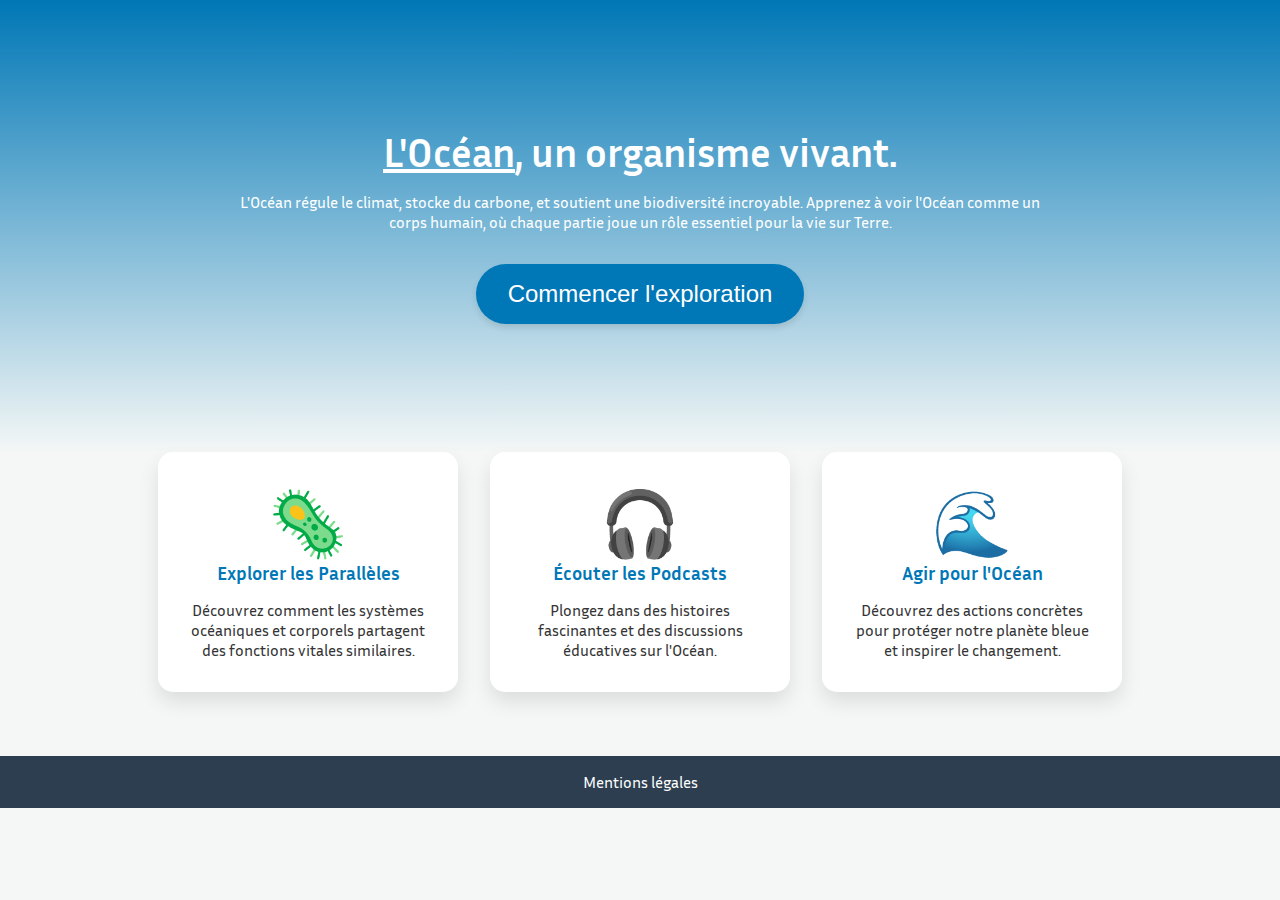
<file: SITE/index.html>
<!DOCTYPE html>
<html lang="fr">
    <head>
        <!-- Méta-informations -->
        <meta charset="UTF-8">
        <meta name="viewport" content="width=device-width, initial-scale=1.0" />
        <title>
            Nuit de l'Info - Accueil
        </title>
        <link href='https://fonts.googleapis.com/css?family=Inria Sans' rel='stylesheet' />
        <link rel="stylesheet" href="./assets/css/style.css" />
        <link rel="icon" href="./assets/img/logo_iut.png" type="image/png" />
    </head>

    <!-- Corps -->
    <body>
        <section class="web-content"> 
            <h2><u>L'Océan</u>, un organisme vivant.</h2>
            <p>
                L'Océan régule le climat, stocke du carbone, et soutient une biodiversité incroyable. Apprenez à voir l'Océan comme un corps humain, 
                où chaque partie joue un rôle essentiel pour la vie sur Terre.
            </p>
            <button onclick="window.location.href='paralleles.html'">Commencer l'exploration</button>
        </section>

        <section class="web-features">
            <div class="card">
                <a href="paralleles.html">
                    <p class="emoji">🦠</p>
                    <h3>Explorer les Parallèles</h3>
                </a>
                <p>Découvrez comment les systèmes océaniques et corporels partagent des fonctions vitales similaires.</p>
            </div>
            <div class="card">
                <a href="podcasts.html">
                    <p class="emoji">🎧</p>
                    <h3>Écouter les Podcasts</h3>
                </a>
                <p>Plongez dans des histoires fascinantes et des discussions éducatives sur l'Océan.</p>
            </div>
            <div class="card">
                <a href="agir.html">
                    <p class="emoji">🌊</p>
                    <h3>Agir pour l'Océan</h3>
                </a>
                <p>Découvrez des actions concrètes pour protéger notre planète bleue et inspirer le changement.</p>
            </div>
        </section>  
    </body>

    <!-- Bas de page -->
    <footer>
        <a href="https://www.raceforwater.org/fr/mentions-legales/">Mentions légales</a>
    </footer>

    <script src="./assets/script/script.js"></script>
</html>
</file>
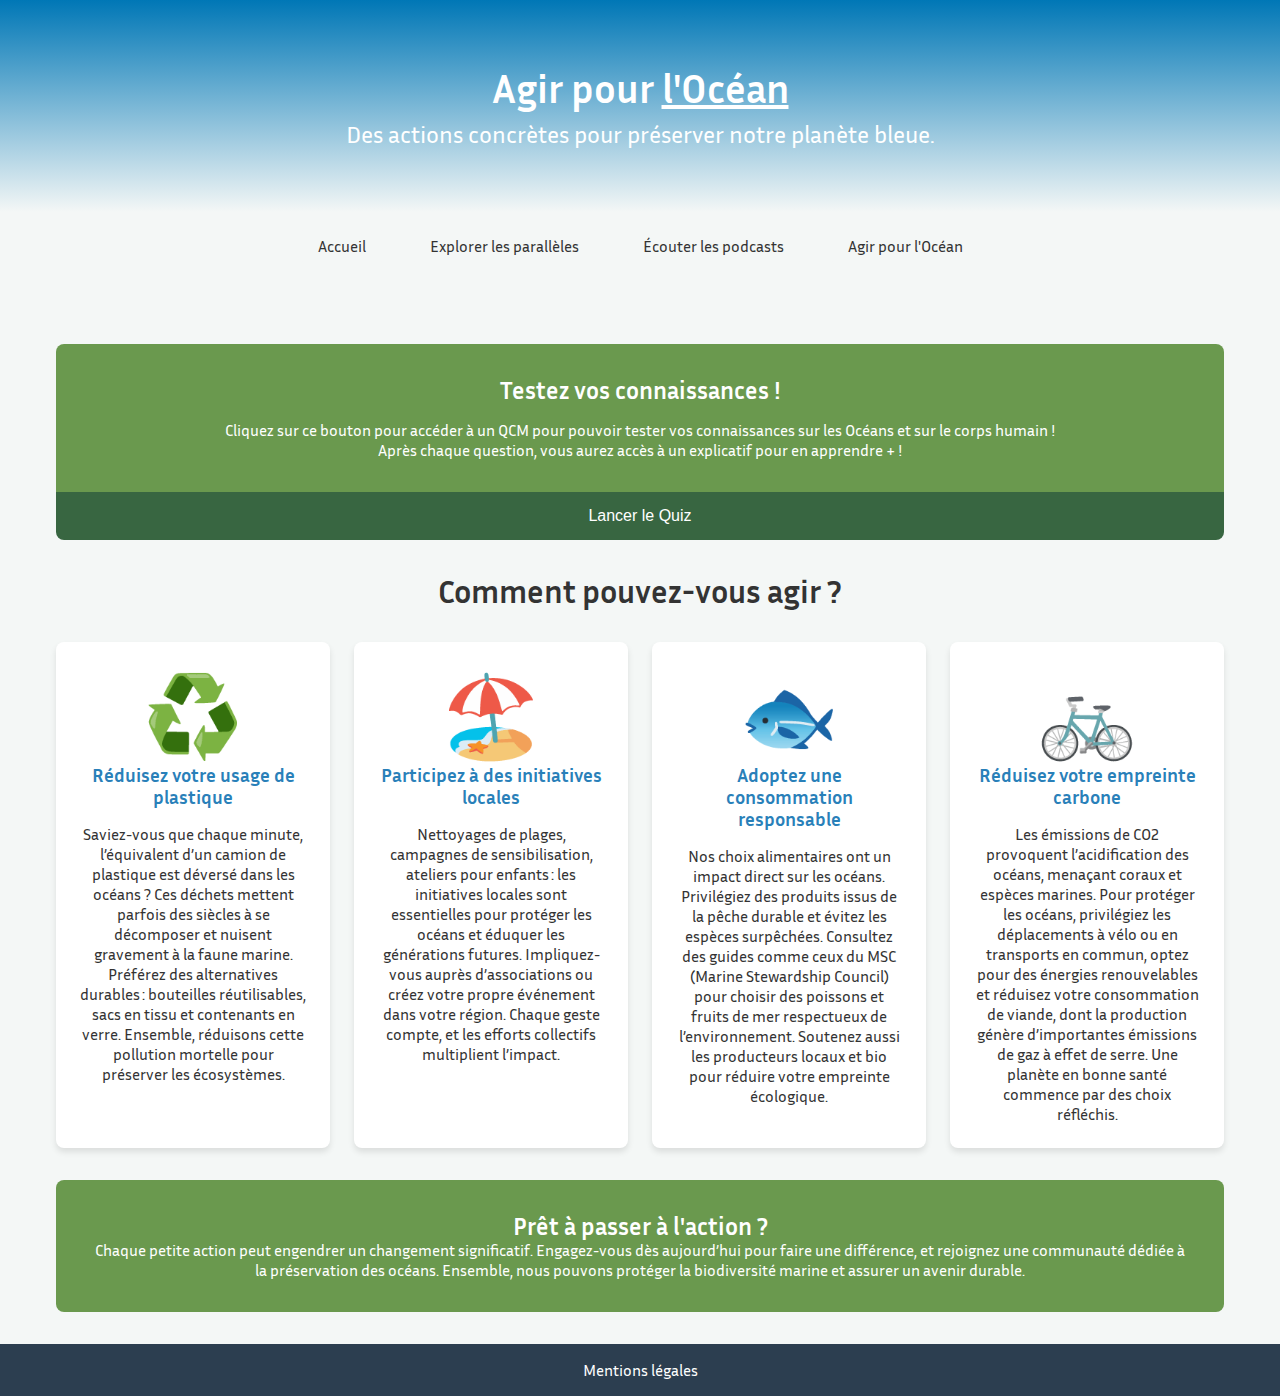
<file: SITE/agir.html>
<!DOCTYPE html>
<html lang="fr">
    <head>
        <!-- Méta-informations -->
        <meta charset="UTF-8">
        <meta name="viewport" content="width=device-width, initial-scale=1.0" />
        <title>
            Nuit de l'Info - Agir
        </title>
        <link href='https://fonts.googleapis.com/css?family=Inria Sans' rel='stylesheet'>
        <link rel="stylesheet" href="./assets/css/agir.css">
        <link rel="icon" href="./assets/img/logo_iut.png" type="image/png">
    </head>

    <!-- En-tête -->
    <header>
        <h1>Agir pour <u>l'Océan</u></h1>
        <p>Des actions concrètes pour préserver notre planète bleue.</p>
    </header>

    <!-- Corps -->
    <body>

        <!-- Navigation -->
        <nav>
            <a class="menu" href="index.html">Accueil</a>
            <a class="menu" href="paralleles.html">Explorer les parallèles</a>
            <a class="menu" href="podcasts.html">Écouter les podcasts</a>
            <a class="menu" href="agir.html">Agir pour l'Océan</a>
        </nav>

        <main>
            <!-- Tester vos connaissances -->
            <div class="web-content">
                <h2>Testez vos connaissances !</h2>
                <p>
                    Cliquez sur ce bouton pour accéder à un QCM pour pouvoir tester vos connaissances sur les Océans et sur le corps humain !</br>
                    Après chaque question, vous aurez accès à un explicatif pour en apprendre + !
                </p>
            </div>

            <!-- Quiz -->
            <button class="quiz-button" id="openModal">Lancer le Quiz</button>

            <div id="quizModal" class="modal">
                <div class="modal-content">
                    <span class="close" id="closeModal">&times;</span>

                    <h2>Quiz : Testez vos connaissances</h2>
                    <div class="quiz-question" id="quizQuestion">
                        Quelle est la couleur de l'Océan profond ?
                    </div>
                    <div class="quiz-options">
                        <button onclick="answerQuiz('A')">A. Bleu Clair</button>
                        <button onclick="answerQuiz('B')">B. Bleu Foncé</button>
                        <button onclick="answerQuiz('C')">C. Vert</button>
                        <button onclick="answerQuiz('D')">D. Transparent</button>
                    </div>
                    <div class="quiz-options"></div>
                    <button id="nextButton">Question Suivante →</button>
                    <div id="frustratingContainer" style="display: none; margin-top: 20px;">
                        <input type="text" id="frustratingInput" placeholder="Commencez à taper ici...">
                        <p>Essayez d'écrire quelque chose, mais attention : ça s'inverse !</p>
                    </div> 
                </div>
            </div>

            <!-- Agir -->
            <h2 class="section-title">Comment pouvez-vous agir ?</h2>

            <!-- Cartes-->
            <div class="web-container">

                <div class="card">
                    <p class="emoji">♻️</p>
                    <h3>Réduisez votre usage de plastique</h3>
                    <p>
                        Saviez-vous que chaque minute, l’équivalent d’un camion de plastique est déversé dans les océans ? Ces déchets
                        mettent parfois des siècles à se décomposer et nuisent gravement à la faune marine. Préférez des alternatives
                        durables : bouteilles réutilisables, sacs en tissu et contenants en verre. Ensemble, réduisons cette pollution
                        mortelle pour préserver les écosystèmes.
                    </p>
                </div>

                <div class="card">
                    <p class="emoji">🏖️</p>
                    <h3>Participez à des initiatives locales</h3>
                    <p>
                        Nettoyages de plages, campagnes de sensibilisation, ateliers pour enfants : les initiatives locales sont
                        essentielles pour protéger les océans et éduquer les générations futures. Impliquez-vous auprès d’associations
                        ou créez votre propre événement dans votre région. Chaque geste compte, et les efforts collectifs multiplient
                        l’impact.
                    </p>
                </div>

                <div class="card">
                    <p class="emoji">🐟</p>
                    <h3>Adoptez une consommation responsable</h3>
                    <p>
                        Nos choix alimentaires ont un impact direct sur les océans. Privilégiez des produits issus de la pêche durable
                        et évitez les espèces surpêchées. Consultez des guides comme ceux du MSC (Marine Stewardship Council) pour
                        choisir des poissons et fruits de mer respectueux de l’environnement. Soutenez aussi les producteurs locaux
                        et bio pour réduire votre empreinte écologique.
                    </p>
                </div>

                <div class="card">
                    <p class="emoji">🚲</p>
                    <h3>Réduisez votre empreinte carbone</h3>
                    <p>
                        Les émissions de CO2 provoquent l’acidification des océans, menaçant coraux et espèces marines. Pour protéger
                        les océans, privilégiez les déplacements à vélo ou en transports en commun, optez pour des énergies
                        renouvelables et réduisez votre consommation de viande, dont la production génère d’importantes émissions de
                        gaz à effet de serre. Une planète en bonne santé commence par des choix réfléchis.
                    </p>
                </div>
            </div>

            <div class="web-content-bis">
                <h2>Prêt à passer à l'action ?</h2>
                <p>
                    Chaque petite action peut engendrer un changement significatif. Engagez-vous dès aujourd’hui pour faire une
                    différence, et rejoignez une communauté dédiée à la préservation des océans. Ensemble, nous pouvons protéger la
                    biodiversité marine et assurer un avenir durable.
                </p>
            </div>
        </main>

        <!-- JavaScript -->
        <script src="./assets/script/qcm.js"></script>
    </body>

    <!-- Bas de page -->
    <footer>
        <a href="https://www.raceforwater.org/fr/mentions-legales/">Mentions légales</a>
    </footer>
</html>
</file>
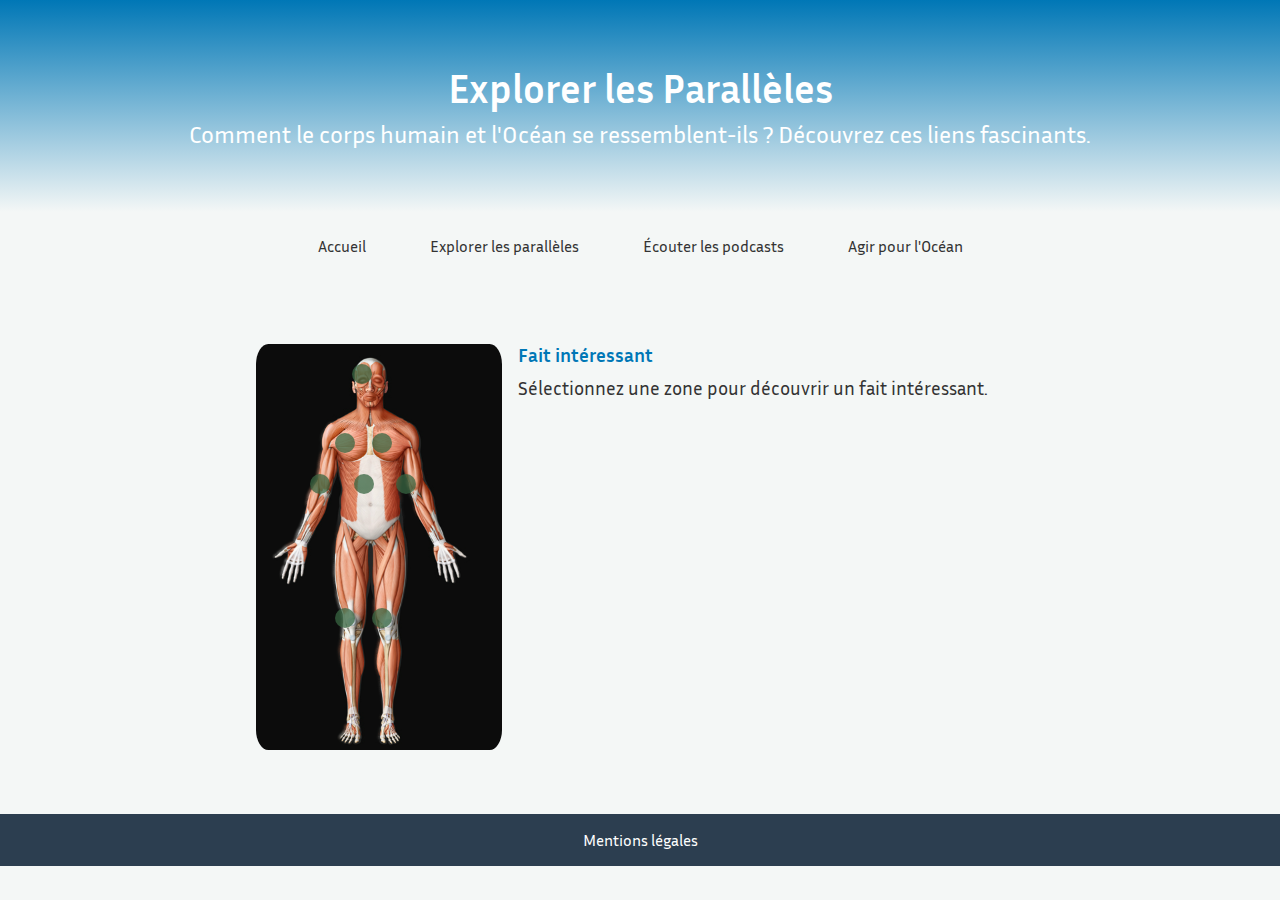
<file: SITE/paralleles.html>
<!DOCTYPE html>
<html lang="fr">
    <head>
        <meta charset="UTF-8">
        <meta name="viewport" content="width=device-width, initial-scale=1.0">
        <title>
            Nuit de L'Info - Parallèles
        </title>
        <link href='https://fonts.googleapis.com/css?family=Inria Sans' rel='stylesheet'>
        <link rel="stylesheet" href="./assets/css/corps.css">
        <link rel="icon" href="./assets/img/logo_iut.png" type="image/png">
    </head>

    <!-- En-tête -->
    <header>
        <h1>Explorer les Parallèles</h1>
        <p>Comment le corps humain et l'Océan se ressemblent-ils ? Découvrez ces liens fascinants.</p>
    </header>

    <!-- Corps -->
    <body>
        <!-- Navigation -->
        <nav>
            <a class="menu" href="index.html">Accueil</a>
            <a class="menu" href="paralleles.html">Explorer les parallèles</a>
            <a class="menu" href="podcasts.html">Écouter les podcasts</a>
            <a class="menu" href="agir.html">Agir pour l'Océan</a>
        </nav>

        <main>
            <section id="coeur" class="detail">
                <h2 class="title">Cœur - Système Circulatoire</h2>
                <p>
                    Le cœur, dans le corps humain, pompe le sang à travers un réseau complexe d'artères et de veines pour alimenter tous les organes en oxygène et nutriments. De la même manière, l'Océan possède une circulation thermohaline, un système de courants marins qui transporte la chaleur et les nutriments à travers la planète.
                </p>
                <div class="interactive-zone">
                    <h3>Fait intéressant :</h3>
                    <p>La circulation thermohaline est parfois appelée le "tapis roulant mondial" car elle relie tous les océans du monde.</p>
                </div>
            </section>

            <section id="poumons" class="detail">
                <h2 class="title">Poumons - Échanges Gazeux</h2>
                <p>
                    Les poumons permettent au corps humain d'échanger de l'oxygène et du dioxyde de carbone avec l'air ambiant. Dans l'océan, les plantes microscopiques, comme le phytoplancton, capturent le CO2 et produisent jusqu'à 50% de l'oxygène que nous respirons.
                </p>
                
            </section>

            <section id="peau" class="detail">
                <h2 class="title">Peau - Régulation Thermique</h2>
                <p>
                    La peau humaine agit comme une barrière et aide à maintenir une température corporelle stable. L'Océan, de son côté, absorbe une grande quantité de chaleur solaire et la redistribue via les courants marins, régulant ainsi le climat terrestre.
                </p>
                <div class="interactive-zone">
                    <h3>Le saviez-vous ?</h3>
                    <p>L’Océan a absorbé plus de 90% de la chaleur excédentaire produite par le changement climatique.</p>
                </div>
            </section>

            <section id="plancton" class="detail">
                <h2 class="title">Plancton - Cellules Vitales</h2>
                <p>
                    Les cellules dans le corps humain forment les éléments de base de la vie. Dans l'Océan, le plancton joue un rôle similaire en étant à la base de la chaîne alimentaire et en fournissant de l'oxygène par photosynthèse.
                </p>
                <div class="interactive-zone">
                    <h3>Observation :</h3>
                    <p>Regardez un plancton sous un microscope lors de votre prochaine visite dans un musée marin. Ils sont minuscules mais essentiels à la vie !</p>
                </div>
            </section>

            <div class="container">
                <img src="./assets/img/Corpshumain.png" alt="Corps humain" class="body-image">
                
                <!-- Zones interactives -->
                <div class="zone" style="top: 5%; left: 39%;" data-info="Tête" data-description=" Le cerveau humain, centre de commande, peut être comparé à la circulation thermohaline globale, connue sous le nom de ruban transporteur, qui orchestre les mouvements des océans et influence le climat planétaire.
                Les connexions synaptiques rappellent les liens entre différents écosystèmes marins, interconnectés malgré leurs distances géographiques (migrations animales, flux de nutriments).">
                </div>
                <div class="zone" style="top: 32%; left: 57%;" data-info="Bras droit" data-description=" La peau humaine protège des agressions extérieures (bactéries, rayons UV) et régule la température. La surface de l’océan joue un rôle similaire en protégeant la vie marine des rayons solaires directs grâce à la réflexion et en échangeant chaleur et gaz avec l’atmosphère.
                Les pores de la peau, permettant la transpiration, sont comme les cheminées hydrothermales des fonds océaniques, libérant chaleur et gaz des entrailles terrestres vers l’environnement marin.">
                </div>
                <div class="zone" style="top: 32%; left: 22%;" data-info="Bras gauche" data-description="Le squelette humain, supportant le corps, est comparable aux fonds marins, qui forment la base de l’écosystème océanique. Les montagnes sous-marines et les dorsales océaniques structurent les courants, tout comme les os influencent les mouvements musculaires.
                La moelle osseuse, où se forme le sang, peut être associée aux zones de remontée des eaux profondes (upwelling), riches en nutriments, qui nourrissent les écosystèmes de surface.">
                </div>
                <div class="zone" style="top: 65%; left: 47%;" data-info="Jambe droite" data-description=" Le sang humain, avec ses électrolytes (sodium, potassium, calcium), partage une composition chimique similaire à celle de l’eau de mer, témoignant de notre origine commune avec la vie marine.
                Les globules rouges qui transportent l’oxygène peuvent être comparés aux organismes planctoniques, qui libèrent de l’oxygène dans l’eau.">
                </div>
                <div class="zone" style="top: 65%; left: 32%;" data-info="Jambe gauche" data-description=" Le système nerveux humain, réseau complexe de neurones transmettant des impulsions électriques, peut être comparé aux ondes sismiques sous-marines ou aux ondes de Kelvin et de Rossby, qui transmettent des informations à travers les océans pour influencer les courants, les marées et les climats.
                Les neurotransmetteurs qui facilitent les connexions pourraient être vus comme les changements de densité d’eau (température/salinité), qui déclenchent des réactions dans le système océanique.">
                </div>
                <div class="zone" style="top: 32%; left: 40%;" data-info="Torse" data-description=" Le système digestif humain transforme les aliments en nutriments utilisables et élimine les déchets. Dans l’océan, les cycles trophiques (producteurs primaires, consommateurs, décomposeurs) remplissent une fonction similaire, transformant la matière organique en énergie pour les différentes couches de la chaîne alimentaire.
                Le foie humain, qui détoxifie le corps, pourrait être comparé aux mangroves et zones humides, qui filtrent les sédiments et polluants de l’eau, assurant un nettoyage de l’écosystème marin.">
                </div>
                <div class="zone" style="top: 22%; left: 47%;" data-info="Cœur" data-description=" Le cœur humain pompe le sang pour assurer la circulation de l’oxygène et des nutriments à travers le corps, tout comme la pompe thermohaline contrôle les courants marins, répartissant la chaleur, le sel et les nutriments dans l’océan.
                Les artères et veines pourraient être comparées aux grands courants océaniques (Gulf Stream, Kuroshio), des voies principales pour le transport des ressources essentielles.
                Les capillaires, plus petits et plus localisés, ressemblent aux circulations locales comme les courants côtiers qui influencent les écosystèmes à petite échelle.">
                </div>
                <div class="zone" style ="top: 22%; left: 32%;" data-info="Poumon" data-description=" Les poumons humains échangent de l’oxygène et du dioxyde de carbone grâce aux alvéoles pulmonaires. De manière analogue, les océans jouent un rôle crucial dans le cycle du carbone en absorbant environ 30% des émissions humaines de CO₂ et en libérant de l’oxygène via le phytoplancton.
                Les alvéoles pulmonaires, avec leur surface immense optimisée pour les échanges gazeux, peuvent être comparées à la surface de contact entre les océans et l’atmosphère, où se produisent les échanges climatiques.">
                </div>
            </div>
            
            <!-- Zone d'affichage des faits intéressants -->
            <div class="interactive-zone">
                <h3>Fait intéressant</h3>
                <p id="fact-display">Sélectionnez une zone pour découvrir un fait intéressant.</p>
            </div>
            
            <script src="./assets/script/corps.js"></script>

        </main>
    </body>

    <!-- Bas de page -->
    <footer>
        <a href="https://www.raceforwater.org/fr/mentions-legales/">Mentions légales</a>
    </footer>
</html>
</file>
<file: SITE/assets/css/style.css>
* {
    margin: 0;
    padding: 0;
    box-sizing: border-box;
}

body {
    font-family: 'Inria Sans', sans-serif;
    color: #333;
    background-color: #f4f7f6;
}

/* Contenu */
.web-content {
    text-align: center;
    padding: 8rem 1rem;
    position: relative;
    background: linear-gradient(#0077b6, #f4f7f6);
}

.web-content h2 {
    color: white;
    font-size: 2.5rem;
    margin-bottom: 1rem;
}

.web-content p {
    max-width: 800px;
    margin: 0 auto 2rem;
    color: white;
}

.web-content button {
    background-color: #0077b6;
    color: white;
    border: none;
    padding: 1rem 2rem;
    font-size: 1.5rem;
    border-radius: 30px;
    cursor: pointer;
    transition: all 0.3s ease;
    box-shadow: 0 4px 6px rgba(0, 0, 0, 0.1);
}

.web-content button:hover {
    background-color: #2980b9;
    transform: translateY(-5px);
    box-shadow: 0 6px 8px rgba(0, 0, 0, 0.15);
}

/* Cartes */
.web-features {
    display: flex;
    justify-content: center;
    gap: 2rem;
    padding: 0 1rem 4rem 1rem;
    background-color: #f4f7f6;
}

.card {
    text-align: center;
    max-width: 300px;
    padding: 2rem;
    background-color: white;
    border-radius: 15px;
    box-shadow: 0 10px 20px rgba(0, 0, 0, 0.1);
    transition: all 0.3s ease;
    position: relative;
}

.card:hover {
    transform: translateY(-15px);
    box-shadow: 0 15px 30px rgba(0, 0, 0, 0.15);
}

.card img {
    width: 80px;
    height: 60px;
    margin-bottom: 1rem;
}

.card h3 {
    color: #0077b6;
    margin-bottom: 1rem;
}

.card a {
    text-decoration: none;
}

/* Lyreco */
.hidden-icon {
    position: absolute;
    top: 100%;
    left: 40%;
    font-size: 3rem;
    opacity: 0;
    cursor: pointer;
}

@keyframes rotate-180 {
    from {
        transform: rotate(0deg);
    }
    to {
        transform: rotate(360deg);
    }
}

.hidden-icon.rotated {
    animation: rotate-180 0.5s linear;
}

.rotatable-image.back-rotation {
    animation: rotate-back-180 0.5s linear;
}

@keyframes rotate-back-180 {
    from {
        transform: rotate(360deg);
    }
    to {
        transform: rotate(0deg);
    }
}

.card:hover .hidden-icon {
    opacity: 1;
}

.emoji {
    font-size: 4rem;
}

/* Bas de page */
footer {
    background-color: #2c3e50;
    text-align: center;
    padding: 1rem;
    position: relative;
    bottom: 0;
    width: 100%;
}

footer a {
    color: white;
    text-decoration: none;
}

/* Responsive */
@media screen and (max-width: 768px) {
    .web-content h2 {
        font-size: 1.8rem;
    }

    .web-content p {
        font-size: 1rem;
        padding: 0 1rem;
    }

    .web-content button {
        font-size: 1rem;
        padding: 0.8rem 1.5rem;
    }

    .web-features {
        flex-direction: column; /* Les cartes s'empilent sur les petits écrans */
        gap: 1.5rem;
    }

    .card {
        margin: 0 auto; /* Centrer les cartes */
    }

    .card h3 {
        font-size: 1.2rem;
    }

    .emoji {
        font-size: 3rem;
    }
}
</file>
<file: SITE/assets/css/agir.css>
* {
    margin: 0;
    padding: 0;
    box-sizing: border-box;
}

body {
    font-family: 'Inria Sans', sans-serif;
    color: #333;
    background-color: #f4f7f6;
}

/* En-tête */
header {
    background: linear-gradient(#0077b6, #f4f7f6);
    color: white;
    text-align: center;
    padding: 4rem 1rem;
}

header h1 {
    font-size: 2.5rem;
    margin-bottom: 0.5rem;
    color: white;
}

header p {
    font-size: 1.5rem;
    color: white;
}

/* Navigation */
nav {
    display: flex;
    justify-content: center;
    padding: 1rem;
}

nav a.menu {
    color: #333;
    background-color: #f4f7f6;
    text-decoration: none;
    margin: 0 1rem;
    padding: 0.5rem 1rem;
    border-radius: 4px;
    transition: background-color 0.3s ease, color 0.3s ease;
}

nav a.menu:hover {
    background-color: #2c3e50;
    color: white;
}

/* Corps */
main {
    max-width: 1200px;
    margin: 0 auto;
    padding: 2rem 1rem;
}

.section-title {
    text-align: center;
    color: #333;
    margin-top: 2rem;
    margin-bottom: 2rem;
    font-size: 2rem;
}

.web-container {
    display: grid;
    grid-template-columns: repeat(auto-fit, minmax(250px, 1fr));
    gap: 1.5rem;
}

.card {
    background-color: white;
    border-radius: 8px;
    padding: 1.5rem;
    text-align: center;
    box-shadow: 0 4px 6px rgba(0, 0, 0, 0.1);
    transition: transform 0.3s ease;
}

.card:hover {
    transform: translateY(-10px);
}

.card img {
    width: 80px;
    height: 80px;
    margin-bottom: 1rem;
}

.card h3 {
    color: #2980b9;
    margin-bottom: 1rem;
}

/* Connaissances */
.web-content {
    background-color: #6a994e;
    color: white;
    text-align: center;
    padding: 2rem;
    margin-top: 2rem;
    border-radius: 8px 8px 0 0;
}

.web-content-bis {
    background-color: #6a994e;
    color: white;
    text-align: center;
    padding: 2rem;
    margin-top: 2rem;
    border-radius: 8px;
}

.web-content h2 {
    margin-bottom: 1rem;
}

/* Quiz */
.quiz-button {
    display: block;
    background: #386641;
    color: white;
    padding: 15px 20px;
    transition: background 0.3s ease;
    border: none;
    border-radius: 0 0 8px 8px;
    font-size: 16px;
    cursor: pointer;
    margin: 0;
    width: 100%;
    text-align: center;
    box-sizing: border-box;
}

.quiz-button:hover {
    background: #344e41;
}

.modal {
    display: none; /* Hidden by default */
    position: fixed; /* Stay in place */
    z-index: 1000; /* Sit on top */
    left: 0;
    top: 0;
    width: 100%;
    height: 100%;
    overflow: auto; /* Enable scroll if needed */
    background-color: rgba(0, 0, 0, 0.8); /* Black with opacity */
    justify-content: center;
    align-items: center;
}

.modal-content {
    background-color: white;
    padding: 20px;
    border-radius: 10px;
    width: 90%;
    max-width: 600px;
    text-align: center;
}

.close {
    color: #333;
    float: right;
    font-size: 28px;
    font-weight: bold;
    cursor: pointer;
}

.close:hover, .close:focus {
    color: black;
}

.quiz-question {
    font-size: 18px;
    margin: 20px 0;
}
.quiz-options button {
    display: block;
    margin: 10px auto;
    background: #0077b6;
    color: white;
    padding: 10px 15px;
    border: none;
    border-radius: 5px;
    cursor: pointer;
    transition: background 0.3s ease;
}

.quiz-options button:hover {
    background: #2980b9;
}

#nextButton {
    display: none; 
    background-color: #007BFF; 
    color: white; 
    border: none; 
    border-radius: 5px; 
    padding: 10px 20px; 
    cursor: pointer; 
    font-size: 16px;
    margin-top: 20px; 
    float: right; 
    transition: background-color 0.3s ease; 
}

#nextButton:hover {
    background-color: #0056b3; 
}

#frustratingInput {
    width: 300px;
    padding: 10px;
    font-size: 16px;
    border: 2px solid #333;
    border-radius: 5px;
    outline: none;
}
#frustratingInput:focus {
    border-color: #007BFF;
}

.emoji {
    font-size: 5rem;
}

/* Bas de page */
footer {
    background-color: #2c3e50;
    text-align: center;
    padding: 1rem;
    position: relative;
    bottom: 0;
    width: 100%;
}

footer a {
    color: white;
    text-decoration: none;
}

/* Responsive */
@media screen and (max-width: 768px) {
    header {
        background: #0077b6;
    }

    nav {
        background: linear-gradient(#0077b6, #f4f7f6);
        flex-direction: column;
        align-items: center;
    }

    nav a.menu {
        margin: 0.5rem 0;
        text-align: center;
        width: 50%;
    }

    .action-container {
        grid-template-columns: 1fr;
    }
}
</file>
<file: SITE/assets/css/corps.css>
/* Règles générales */
* {
  margin: 0;
  padding: 0;
  box-sizing: border-box;
}

body {
  font-family: 'Inria Sans', sans-serif;
  color: #333;
  background-color: #f4f7f6;
}

/* En-tête */
header {
  background: linear-gradient(#0077b6, #f4f7f6);
  color: white;
  text-align: center;
  padding: 4rem 1rem;
}

header h1 {
  font-size: 2.5rem;
  margin-bottom: 0.5rem;
  color: white;
}

header p {
  font-size: 1.5rem;
  color: white;
}

/* Navigation */
nav {
  display: flex;
  justify-content: center;
  padding: 1rem;
}

nav a.menu {
  color: #333;
  background-color: #f4f7f6;
  text-decoration: none;
  margin: 0 1rem;
  padding: 0.5rem 1rem;
  border-radius: 4px;
  transition: background-color 0.3s ease, color 0.3s ease;
}

nav a.menu:hover {
  background-color: #2c3e50;
  color: white;
}

/* Corps */
main {
  max-width: 800px;
  display: flex;
  margin: 0 auto;
  padding: 2rem 1rem;
}

.container {
  display: flex;
  justify-content: flex-start;
  align-items: flex-start;
  margin: 2rem auto;
  max-width: 1000px;
  position: relative; /* Important pour les zones interactives */
}

/* Détails */
.detail {
  background-color: white;
  display: none;
  border-radius: 8px;
  padding: 1.5rem;
  margin-bottom: 1.5rem;
  box-shadow: 0 4px 6px rgba(0, 0, 0, 0.1);
}

/* Zone interactive */
.zone {
  position: absolute;
  width: 20px;
  height: 20px;
  background-color: #386641;
  opacity: 75%;
  border-radius: 50%;
  cursor: pointer;
  transition: background-color 0.3s ease, opacity 0.3s ease;
}

.zone:hover {
  opacity: 100%;
  background-color: #6a994e;
}

/* Zone d'information */
.interactive-zone {
  background-color: #f4f7f6;
  padding: 1rem;
  width: 100%;
  margin-top: 1rem;
  position: relative;
  box-sizing: border-box;
  overflow: hidden;
}

.interactive-zone h3 {
  color: #0077b6;
  margin-bottom: 0.5rem;
}

.interactive-zone p {
  font-size: 1.2rem;
  color: #333;
  line-height: 1.5;
}

/* Image principale */
.body-image {
  width: 100%;
  height: auto;
  border-radius: 5%;
}

/* Bas de page */
footer {
  background-color: #2c3e50;
  color: #ecf0f1;
  text-align: center;
  padding: 1rem;
  position: relative;
  bottom: 0;
  width: 100%;
}

footer a {
  color: white;
  text-decoration: none;
}

/* Responsiveness */
@media screen and (max-width: 768px) {
  header {
    background: #0077b6;
  }

  nav {
    background: linear-gradient(#0077b6, #f4f7f6);
    flex-direction: column;
    align-items: center;
  }

  nav a.menu {
    margin: 0.5rem 0;
    text-align: center;
    width: 50%;
  }

  .container {
    flex-direction: column;
    align-items: center;
    max-width: 100%;
    padding: 1rem;
  }

  .body-image {
    width: 100%;
    margin-right: 0;
    margin-bottom: 20px;
    border-radius: 5%;
  }

  .interactive-zone {
    width: 100%;
    margin-top: 0;
    font-size: 1rem;
  }

  /* Bulles interactives fixes */
  .zone {
    width: 15px; /* Taille réduite pour les petits écrans */
    height: 15px;
    background-color: #6a994e;
    opacity: 85%; /* Améliorer la visibilité sur mobile */
    transition: none; /* Supprimer les animations pour mobile */
  }

  .zone:hover {
    opacity: 100%;
    background-color: #6a994e; /* Pas de changement de couleur pour éviter les distractions */
  }

  .zone:focus,
  .zone:active {
    outline: none;
  }

  /* Position spécifique pour chaque bulle */
  /* Exemple de positions à ajuster selon votre image */
  .zone[data-zone="1"] {
    top: 20%;
    left: 30%;
  }

  .zone[data-zone="2"] {
    top: 40%;
    left: 50%;
  }

  .zone[data-zone="3"] {
    top: 60%;
    left: 20%;
  }
}
</file>
